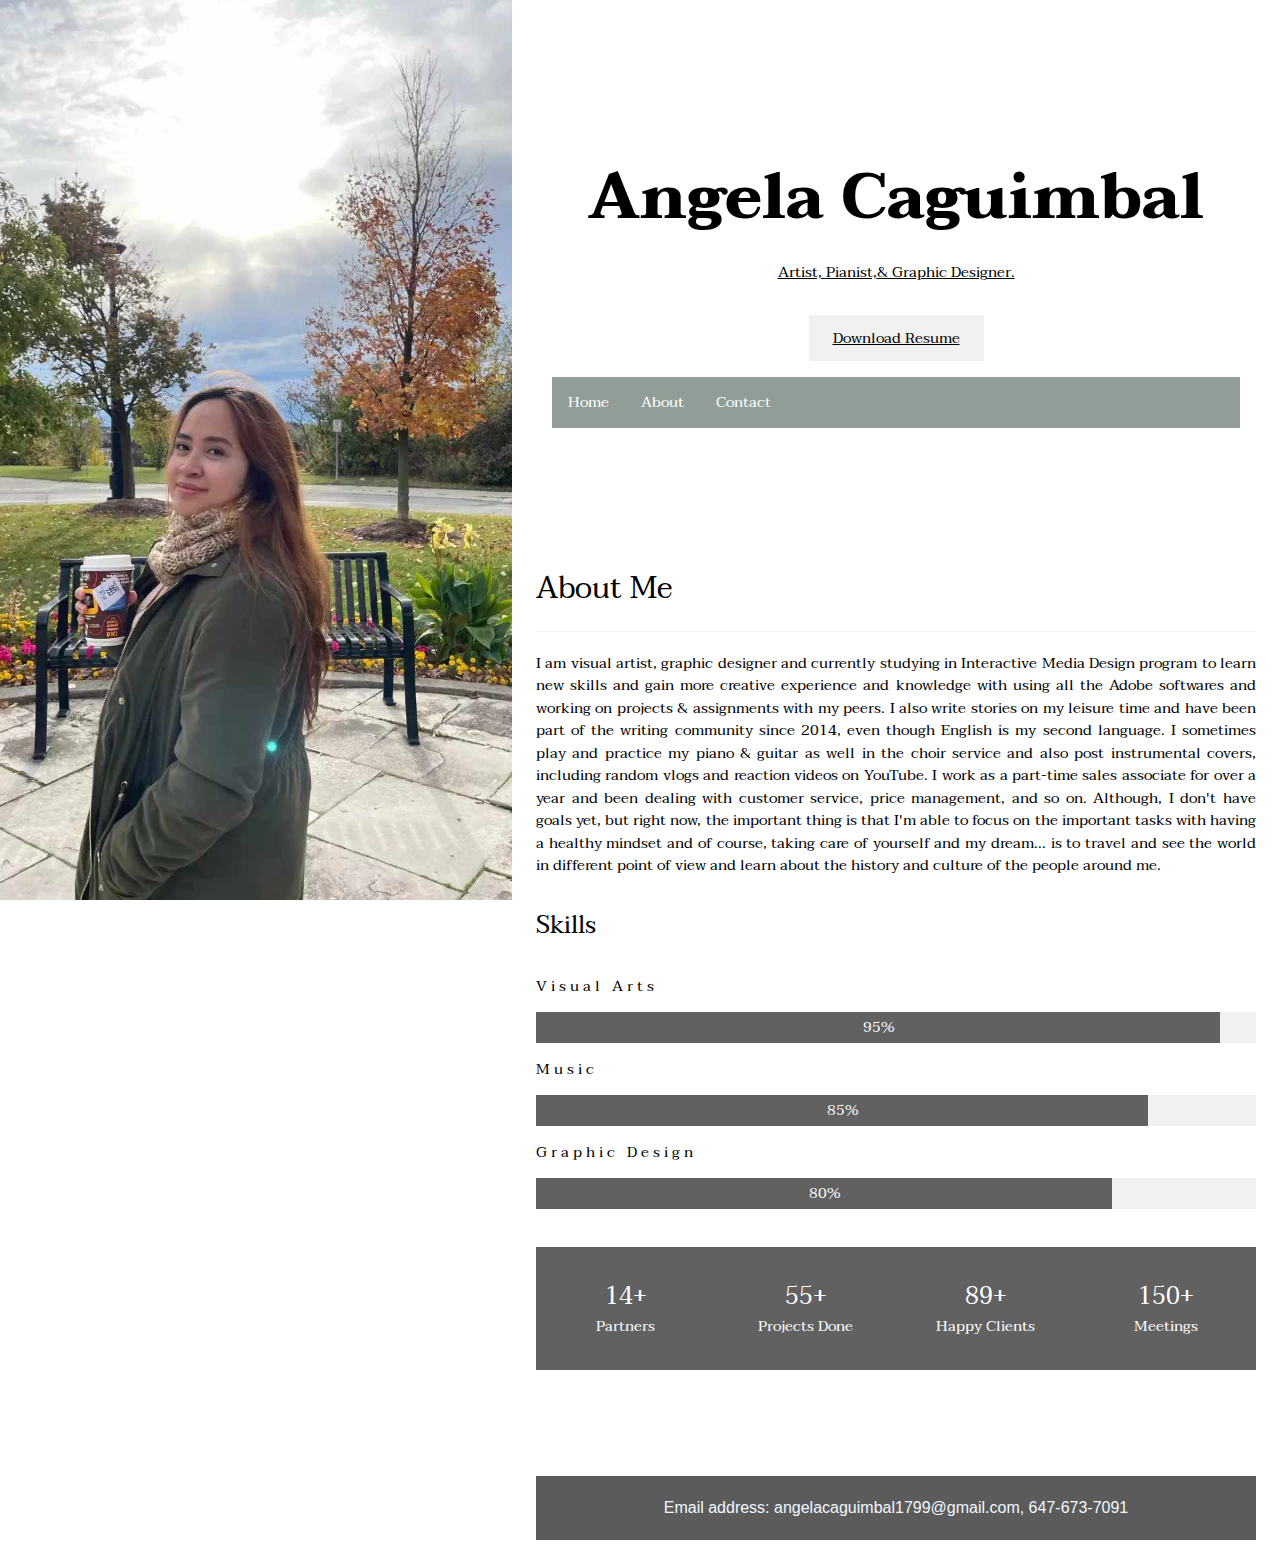
<file: INM120SCC_Angela_Caguimbal_Final_Portfolio/about.html>
<!DOCTYPE html>
<html lang="en">
<head>
    <meta charset="UTF-8">
    <meta name="viewport" content="width=device-width, initial-scale=1.0">
    <title>Portfolio</title>
</head>
<body>
  <link rel="stylesheet" href="https://www.w3schools.com/w3css/4/w3.css">
  <link rel="preconnect" href="https://fonts.googleapis.com">
  <link rel="preconnect" href="https://fonts.gstatic.com" crossorigin>
  <link href="https://fonts.googleapis.com/css2?family=Taviraj:ital,wght@0,100;0,200;0,300;0,400;0,500;0,600;0,700;0,800;0,900;1,100;1,200;1,300;1,400;1,500;1,600;1,700;1,800;1,900&display=swap" rel="stylesheet">
  <style>
    body, h1,h2,h3,h4,h5,h6 {font-family: "Taviraj", sans-serif}
    .w3-row-padding img {margin-bottom: 12px}
    .bgimg {
      background-position: center;
      background-repeat: no-repeat;
      background-size: cover;
      background-image: url('./images/bg.jpg');
      min-height: 100%;
    }
    </style>
<body>
  <!-- Sidebar with image -->
  <nav class="w3-sidebar w3-hide-medium w3-hide-small" style="width:40%">
    <div class="bgimg"></div>
  </nav>

<!-- Hidden Sidebar (reveals when clicked on menu icon)-->
<nav class="w3-sidebar w3-black w3-animate-right w3-xxlarge" style="display:none;padding-top:150px;right:0;z-index:2" id="mySidebar">
  <a href="javascript:void(0)" onclick="closeNav()" class="w3-button w3-black w3-xxxlarge w3-display-topright" style="padding:0 12px;">
    <i class="fa fa-remove"></i>
  </a>
  <div class="w3-bar-block w3-center">
    <a href="#" class="w3-bar-item w3-button w3-text-grey w3-hover-black" onclick="closeNav()">Home</a>
    <a href="#portfolio" class="w3-bar-item w3-button w3-text-grey w3-hover-black" onclick="closeNav()">Portfolio</a>
    <a href="#about" class="w3-bar-item w3-button w3-text-grey w3-hover-black" onclick="closeNav()">About</a>
    <a href="#contact" class="w3-bar-item w3-button w3-text-grey w3-hover-black" onclick="closeNav()">Contact</a>
  </div>
</nav>

<!-- Page Content -->
<div class="w3-main w3-padding-large" style="margin-left:40%">

  <!-- Menu icon to open sidebar -->
  <span class="w3-button w3-top w3-white w3-xxlarge w3-text-grey w3-hover-text-black" style="width:auto;right:0;" onclick="openNav()"><i class="fa fa-bars"></i></span>

<!-- Header -->
<header class="w3-container w3-center" style="padding:128px 16px" id="home">
  <h1 class="w3-jumbo"><b class="w3-animate-fading">Angela Caguimbal</b></h1>
  <p class="w3-animate-bottom"><i class="fa fa download"></i><a href="https://www.instagram.com/art_n_c_designs/" target="_blank" title="Instagram">Artist, 
  </a><i class="fa fa download"></i><a href="https://www.youtube.com/channel/UCghoANHN1d24DiKzAxtLqVA" target="blank" title="Youtube"> 
  Pianist,</a><i class="fa fa download"></i><a href="https://ancartdesigns.wixsite.com/artdesigns" target="_blank" title="Wix">& Graphic Designer.</a></p>
  <button class="w3-button w3-light-grey w3-padding-large w3-margin-top w3-margin-bottom">
    <i class="fa fa-download"></i><a href="Angela_Resume.pdf" target="_blank" title="Read PDF">Download Resume</a>
  </button>
  <ul>
    <li><a href="portfolio.html">Home</a></li>
    <li><a href="about.html">About</a></li>
    <li><a href="contact.html">Contact</a></li>
  </ul>
  <style>
    ul {
list-style-type: none;
margin: 0;
padding: 0;
overflow: hidden;
background-color: #909e97;
}

li {
float: left;
}

li a {
display: block;
color: white;
text-align: center;
padding: 14px 16px;
text-decoration: none;
}

li a:hover {
background-color: #38c585;
}
  </style>
</header>

  <!-- About Section -->
  <div class="w3-content w3-justify w3-text-black w3-padding-22" id="about">
    <h2>About Me</h2>
    <hr class="w3-opacity">
    <p>I am visual artist, graphic designer and currently studying in Interactive Media Design program to learn new skills
      and gain more creative experience and knowledge with using all the Adobe softwares and working on projects & assignments with my peers. I also write stories on my leisure time and have been part of the writing community since 2014, 
      even though English is my second language. I sometimes play and practice my piano & guitar as well in the choir service and also post instrumental covers, including random vlogs and reaction videos on YouTube. I work as a part-time sales associate for over a year and been dealing with customer service, price management, and so on. 
      Although, I don't have goals yet, but right now, the important thing is that I'm able to focus on the important tasks with having a healthy mindset and of course, taking care of yourself and my dream... is to travel and see the world 
      in different point of view and learn about the history and culture of the people around me. 
    </p>
    <h3 class="w3-padding-16">Skills</h3>
    <p class="w3-wide">Visual Arts</p>
    <div class="w3-light-grey">
      <div class="container">
        <div class="box-one"></div>
      </div>
      <div class="w3-container w3-center w3-padding-small w3-dark-grey w3-animate-left" style="width:95%">95%</div>
    </div>
    <p class="w3-wide">Music</p>
    <div class="w3-light-grey">
      <div class="w3-container w3-center w3-padding-small w3-dark-grey w3-animate-left" style="width:85%">85%</div>
    </div>
    <p class="w3-wide">Graphic Design</p>
    <div class="w3-light-grey">
      <div class="w3-container w3-center w3-padding-small w3-dark-grey w3-animate-left" style="width:80%">80%</div>
    </div><br>
    <div class="w3-row w3-center w3-dark-grey w3-padding-16 w3-section">
      <div class="w3-quarter w3-section w3-animate-top">
        <span class="w3-xlarge">14+</span><br>
        Partners
      </div>
      <div class="w3-quarter w3-section w3-animate-top">
        <span class="w3-xlarge">55+</span><br>
        Projects Done
      </div>
      <div class="w3-quarter w3-section w3-animate-top">
        <span class="w3-xlarge">89+</span><br>
        Happy Clients
      </div>
      <div class="w3-quarter w3-section w3-animate-top">
        <span class="w3-xlarge">150+</span><br>
        Meetings
      </div>
    </div>
    <div class="container">
      <div style="padding-top: 80px;"></div>
      <div class="footer;"></div>
      <h6 style="font-family:'Gill Sans', 'Gill Sans MT', Calibri, 'Trebuchet MS', sans-serif; background-color: rgb(92, 91, 91); padding-block: 20px; text-align: center; color: aliceblue;"> Email address: angelacaguimbal1799@gmail.com, 647-673-7091</h6>
    </div>
</body>
</html>
</file>
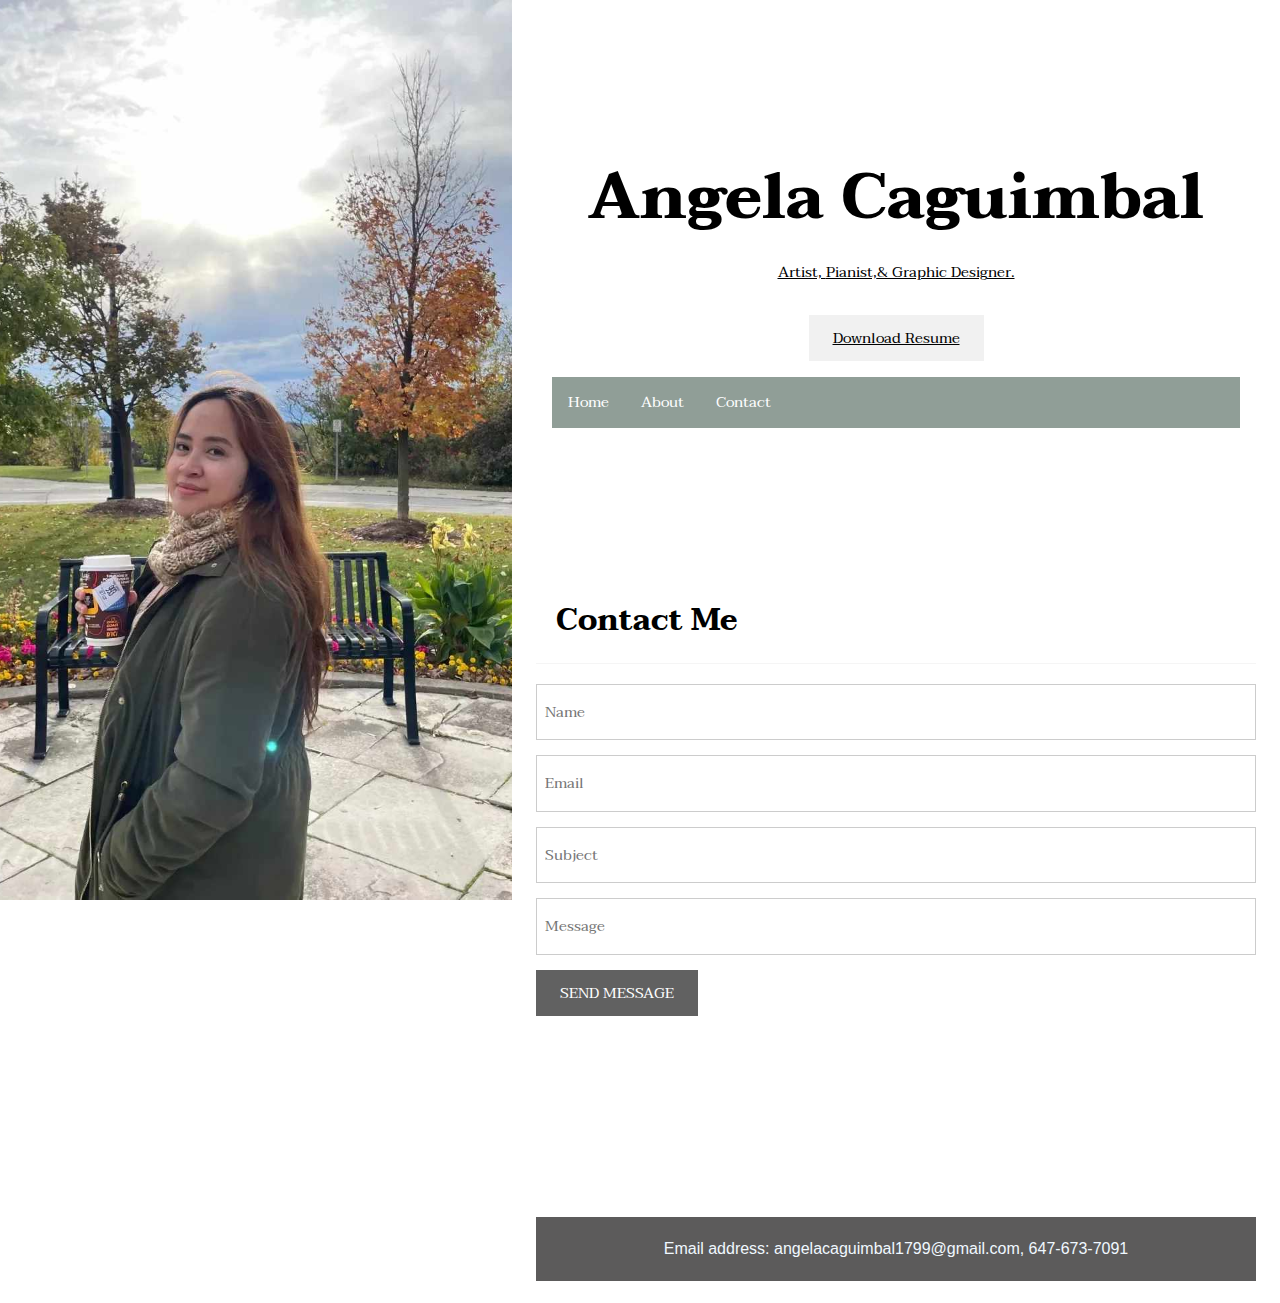
<file: INM120SCC_Angela_Caguimbal_Final_Portfolio/contact.html>
<!DOCTYPE html>
<html lang="en">
<head>
    <meta charset="UTF-8">
    <meta name="viewport" content="width=device-width, initial-scale=1.0">
    <title>Portfolio</title>
</head>
<body>
    <link rel="stylesheet" href="https://www.w3schools.com/w3css/4/w3.css">
    <link rel="preconnect" href="https://fonts.googleapis.com">
    <link rel="preconnect" href="https://fonts.gstatic.com" crossorigin>
    <link href="https://fonts.googleapis.com/css2?family=Taviraj:ital,wght@0,100;0,200;0,300;0,400;0,500;0,600;0,700;0,800;0,900;1,100;1,200;1,300;1,400;1,500;1,600;1,700;1,800;1,900&display=swap" rel="stylesheet">
    <style>
      body, h1,h2,h3,h4,h5,h6 {font-family: "Taviraj", sans-serif}
      .w3-row-padding img {margin-bottom: 12px}
      .bgimg {
      background-position: center;
      background-repeat: no-repeat;
      background-size: cover;
      background-image: url('./images/bg.jpg');
      min-height: 100%;
      }
      </style>
  <body>
<!-- Sidebar with image -->
<nav class="w3-sidebar w3-hide-medium w3-hide-small" style="width:40%">
  <div class="bgimg"></div>
</nav>

<!-- Hidden Sidebar (reveals when clicked on menu icon)-->
<nav class="w3-sidebar w3-black w3-animate-right w3-xxlarge" style="display:none;padding-top:150px;right:0;z-index:2" id="mySidebar">
  <a href="javascript:void(0)" onclick="closeNav()" class="w3-button w3-black w3-xxxlarge w3-display-topright" style="padding:0 12px;">
    <i class="fa fa-remove"></i>
  </a>
  <div class="w3-bar-block w3-center">
    <a href="#" class="w3-bar-item w3-button w3-text-grey w3-hover-black" onclick="closeNav()">Home</a>
    <a href="#portfolio" class="w3-bar-item w3-button w3-text-grey w3-hover-black" onclick="closeNav()">Portfolio</a>
    <a href="#about" class="w3-bar-item w3-button w3-text-grey w3-hover-black" onclick="closeNav()">About</a>
    <a href="#contact" class="w3-bar-item w3-button w3-text-grey w3-hover-black" onclick="closeNav()">Contact</a>
  </div>
</nav>

<!-- Page Content -->
<div class="w3-main w3-padding-large" style="margin-left:40%">

  <!-- Menu icon to open sidebar -->
  <span class="w3-button w3-top w3-white w3-xxlarge w3-text-black w3-hover-text-black" style="width:auto;right:0;" onclick="openNav()"><i class="fa fa-bars"></i></span>

  <!-- Header -->
  <header class="w3-container w3-center" style="padding:128px 16px" id="home">
    <h1 class="w3-jumbo"><b class="w3-animate-fading">Angela Caguimbal</b></h1>
    <p class="w3-animate-bottom"><i class="fa fa download"></i><a href="https://www.instagram.com/art_n_c_designs/" target="_blank" title="Instagram">Artist, 
    </a><i class="fa fa download"></i><a href="https://www.youtube.com/channel/UCghoANHN1d24DiKzAxtLqVA" target="blank" title="Youtube"> 
    Pianist,</a><i class="fa fa download"></i><a href="https://ancartdesigns.wixsite.com/artdesigns" target="_blank" title="Wix">& Graphic Designer.</a></p>
    <button class="w3-button w3-light-grey w3-padding-large w3-margin-top w3-margin-bottom">
      <i class="fa fa-download"></i><a href="Angela_Resume.pdf" target="_blank" title="Read PDF">Download Resume</a>
    </button>
    <ul>
      <li><a href="portfolio.html">Home</a></li>
      <li><a href="about.html">About</a></li>
      <li><a href="contact.html">Contact</a></li>
    </ul>
    <style>
      ul {
  list-style-type: none;
  margin: 0;
  padding: 0;
  overflow: hidden;
  background-color: #909e97;
}

li {
  float: left;
}

li a {
  display: block;
  color: white;
  text-align: center;
  padding: 14px 16px;
  text-decoration: none;
}

li a:hover {
  background-color: #38c585;
}
    </style>
  </header>
    <!-- Contact Section -->
  <div class="w3-padding-32 w3-content w3-text-black" id="contact" style="margin-bottom:64px">
    <h2 style="padding-left: 20px; font-weight: 700;">Contact Me</h2>
    <hr class="w3-opacity">
   
    <form action="https://formsubmit.co/688864b98514682dde86b7940162b347" method="POST">
      <p><input class="w3-input w3-padding-16 w3-border" type="text" placeholder="Name" required name="Name"></p>
      <p><input class="w3-input w3-padding-16 w3-border" type="email" placeholder="Email" required name="Email"></p>
      <p><input class="w3-input w3-padding-16 w3-border" type="text" placeholder="Subject" required name="Subject"></p>
      <p><input class="w3-input w3-padding-16 w3-border" type="text" placeholder="Message" required name="Message"></p>
      <p>
        <button class="w3-button w3-dark-grey w3-padding-large" type="submit" value="send">
          <i class="fa fa-paper-plane"></i> SEND MESSAGE</button>
        </button>
      </p>
    </form>
  <!-- End Contact Section -->
  </div>
<div>
<!-- Footer -->
 <footer>
  <div class="container">
    <div style="padding-top: 80px;"></div>
    <div class="footer;"></div>
    <h6 style="font-family:'Gill Sans', 'Gill Sans MT', Calibri, 'Trebuchet MS', sans-serif; background-color: rgb(92, 91, 91); padding-block: 20px; text-align: center; color: aliceblue;"> Email address: angelacaguimbal1799@gmail.com, 647-673-7091</h6>
  </div>
  <style>
    #footer {
 position:fixed;
 left:0px;
 bottom:0px;
 height:30px;
 width:100%;
 background:#999;
}
  </style>
</footer>  
</div>
<!-- END PAGE CONTENT -->
</div>  
</body>
</html>
</file>
